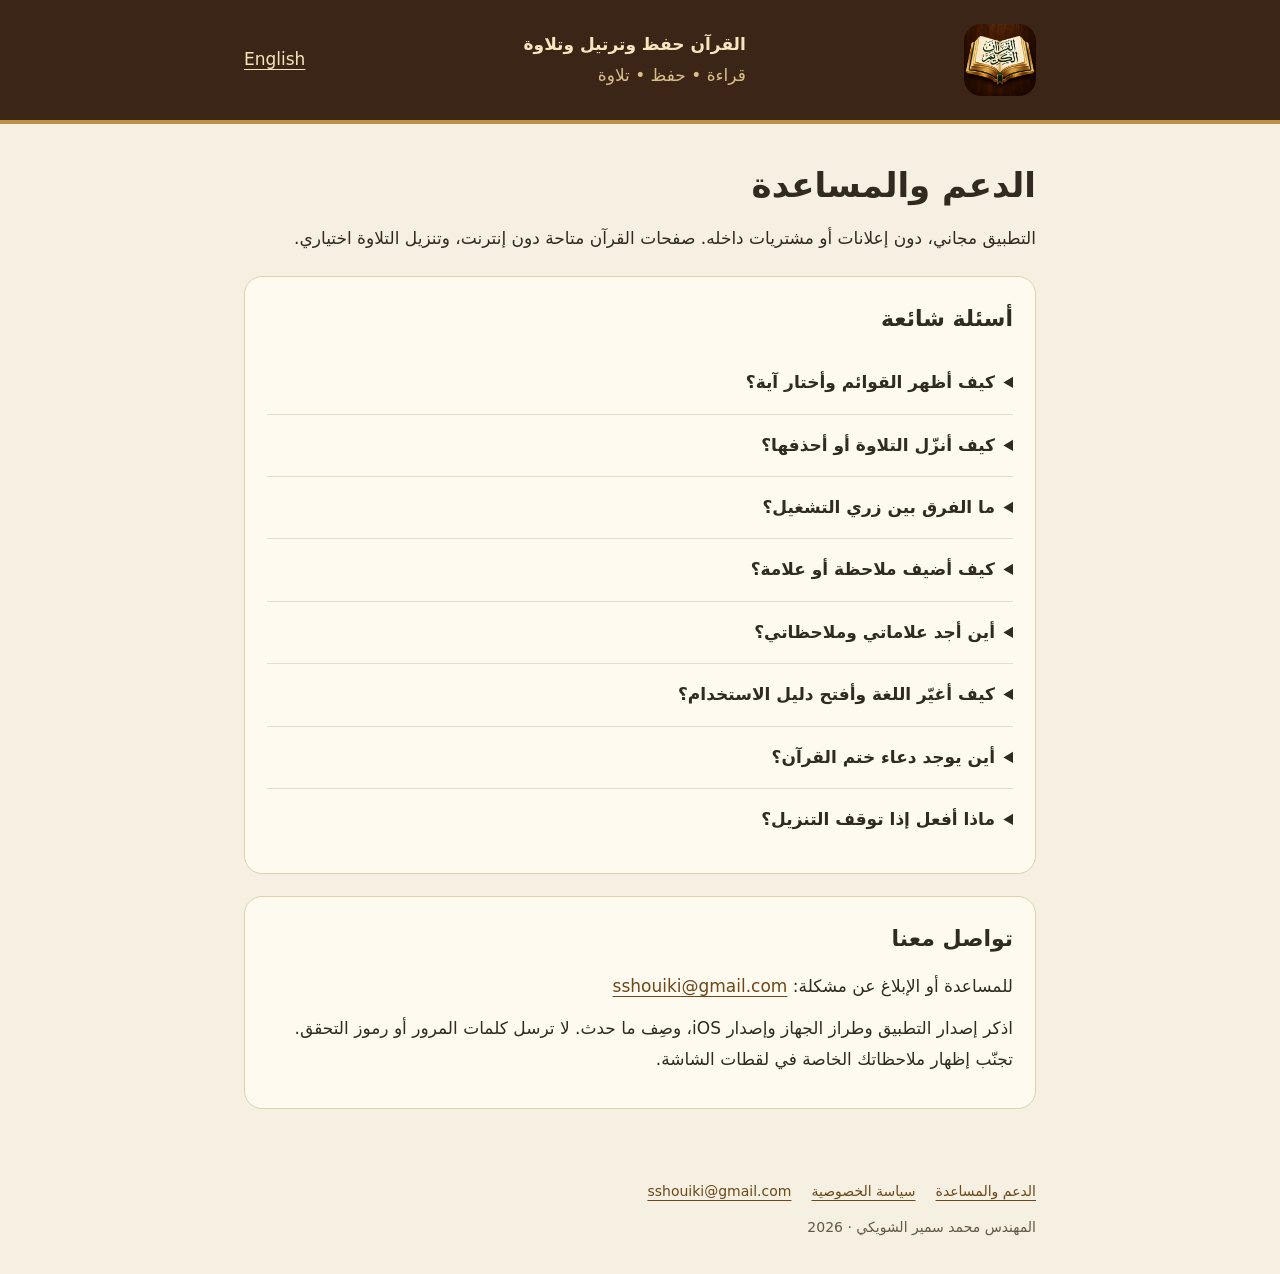
<file: docs/index.html>
<!doctype html>
<html lang="ar" dir="rtl"><head><meta charset="utf-8"><meta name="viewport" content="width=device-width,initial-scale=1"><title>الدعم والمساعدة | القرآن حفظ وترتيل وتلاوة</title><meta name="description" content="الدعم وسياسة الخصوصية لتطبيق القرآن حفظ وترتيل وتلاوة"><link rel="stylesheet" href="style.css"></head><body>
<header><nav aria-label="التنقل"><img src="icon.png" width="72" height="72" alt="أيقونة التطبيق"><div><strong>القرآن حفظ وترتيل وتلاوة</strong><div class="sub">قراءة • حفظ • تلاوة</div></div><a href="support-en.html" lang="en" dir="ltr">English</a></nav></header>
<main><h1>الدعم والمساعدة</h1><p>التطبيق مجاني، دون إعلانات أو مشتريات داخله. صفحات القرآن متاحة دون إنترنت، وتنزيل التلاوة اختياري.</p><section><h2>أسئلة شائعة</h2><details><summary>كيف أظهر القوائم وأختار آية؟</summary><p>اضغط مطولًا على آية لإظهار القوائم وتحديدها. لا يبدأ الصوت إلا عند الضغط على زر التشغيل العلوي.</p></details><details><summary>كيف أنزّل التلاوة أو أحذفها؟</summary><p>افتح الإعدادات ← إدارة التنزيلات. اختر سورة أو تنزيل القرآن كاملًا؛ يظهر حجم التنزيل قبل تأكيد تنزيل الكل. يمكنك حذف الصوتيات من الإدارة نفسها. تبقى الصفحات والملاحظات والعلامات على الجهاز.</p></details><details><summary>ما الفرق بين زري التشغيل؟</summary><p>زر التشغيل في الشريط العلوي للتلاوة. زر التشغيل السفلي للتمرير التلقائي في الوضع العرضي. يمكنك تعديل سرعة كل منهما بصورة مستقلة.</p></details><details><summary>كيف أضيف ملاحظة أو علامة؟</summary><p>افتح أدوات العلامات من زر القلم. استخدم التسطير أو التظليل، أو اضغط i ثم رقم الآية لإضافة ملاحظة كتابية أو صوتية. أوقف التمرير التلقائي قبل وضع العلامة.</p></details><details><summary>أين أجد علاماتي وملاحظاتي؟</summary><p>افتح الفهرس لعرض العلامات والملاحظات والانتقال إلى مواضعها. اسحب العنصر أفقيًا لإظهار زر حذفه.</p></details><details><summary>كيف أغيّر اللغة وأفتح دليل الاستخدام؟</summary><p>افتح رمز الإعدادات، ثم اختر العربية أو English من قائمة اللغة. يتوفر دليل مصوّر يشرح وظائف التطبيق في الإعدادات نفسها.</p></details><details><summary>أين يوجد دعاء ختم القرآن؟</summary><p>افتح الفهرس واختر «دعاء ختم القرآن». يظهر الدعاء في قسم مستقل عن صفحات المصحف.</p></details><details><summary>ماذا أفعل إذا توقف التنزيل؟</summary><p>تحقق من اتصال الإنترنت والمساحة المتاحة، وأبقِ التطبيق ظاهرًا أثناء التنزيل، ثم أعد المحاولة من إدارة التنزيلات. الصوتيات التي اكتمل تنزيلها تعمل دون إنترنت.</p></details></section><section><h2>تواصل معنا</h2><p>للمساعدة أو الإبلاغ عن مشكلة: <a class="mail" href="mailto:sshouiki@gmail.com">sshouiki@gmail.com</a></p><p>اذكر إصدار التطبيق وطراز الجهاز وإصدار iOS، وصِف ما حدث. لا ترسل كلمات المرور أو رموز التحقق. تجنّب إظهار ملاحظاتك الخاصة في لقطات الشاشة.</p></section></main>
<footer><div class="links"><a href="index.html">الدعم والمساعدة</a><a href="privacy-ar.html">سياسة الخصوصية</a><a class="mail" href="mailto:sshouiki@gmail.com">sshouiki@gmail.com</a></div><p>المهندس محمد سمير الشويكي · 2026</p></footer></body></html>
</file>
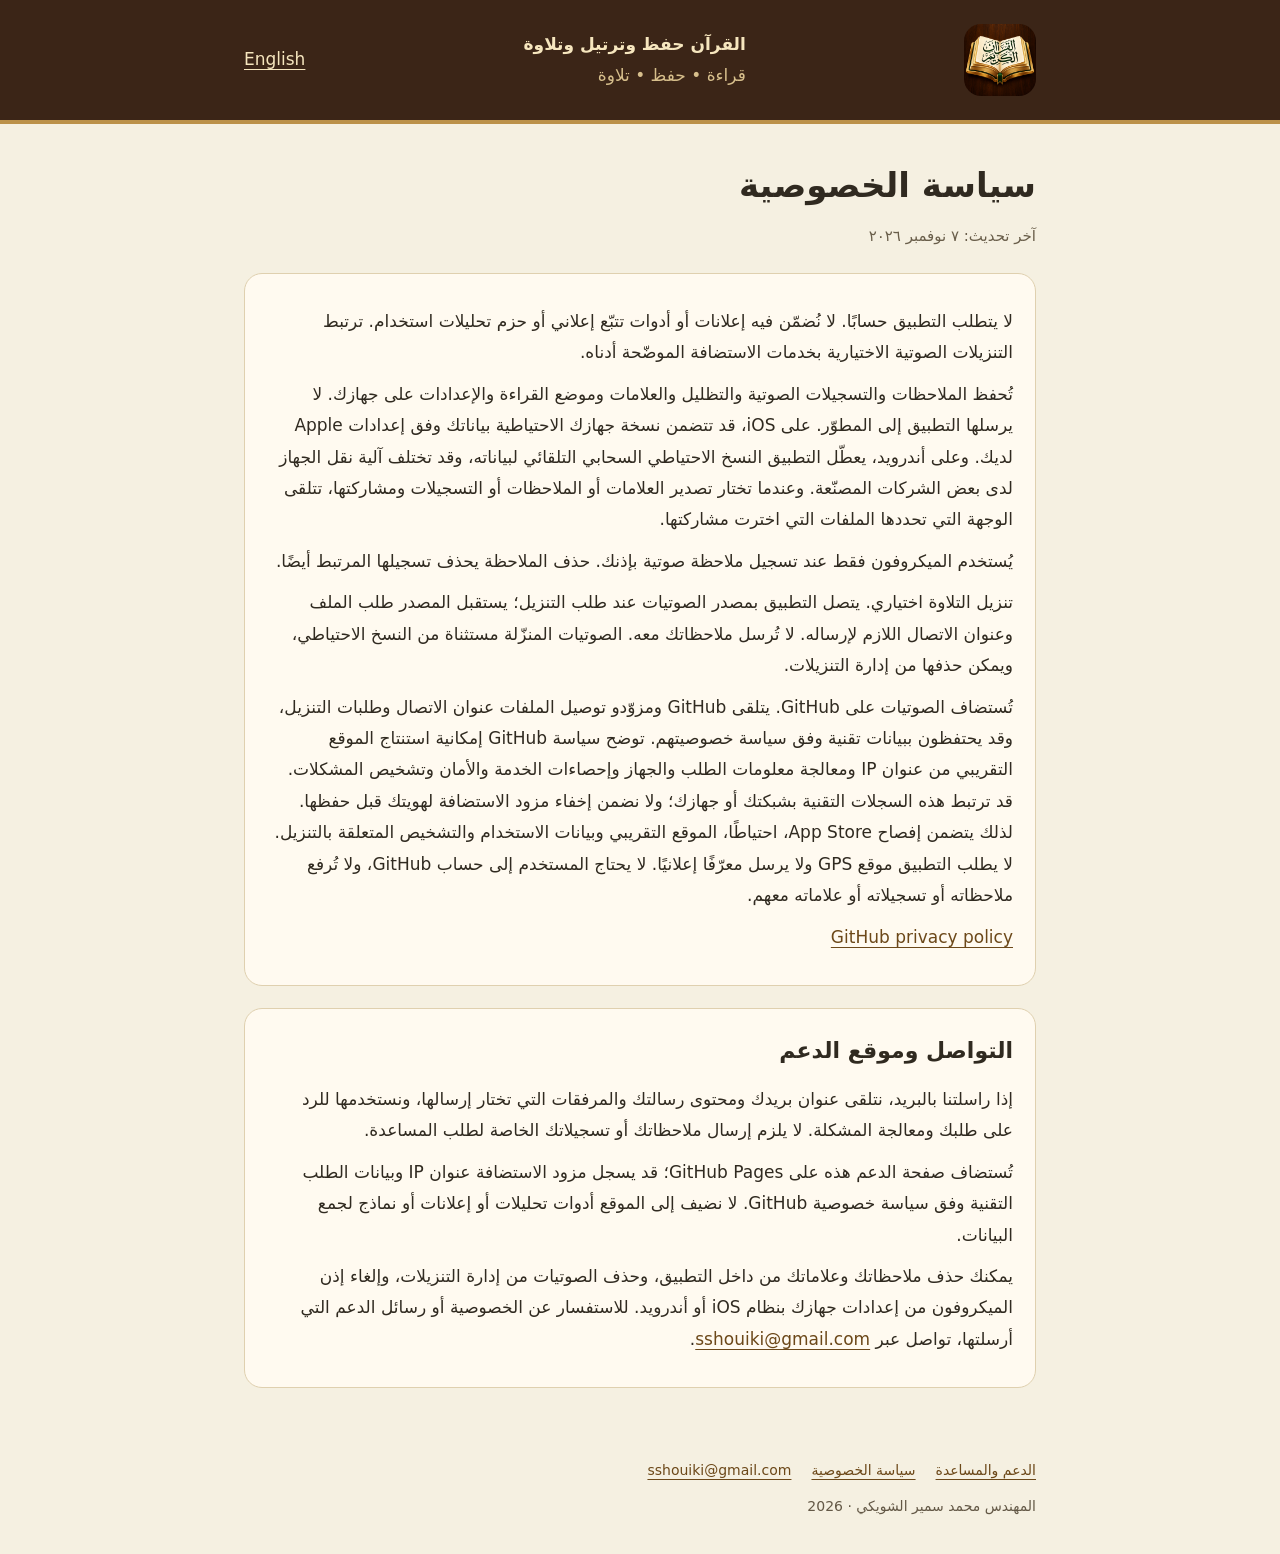
<file: docs/privacy-ar.html>
<!doctype html>
<html lang="ar" dir="rtl"><head><meta charset="utf-8"><meta name="viewport" content="width=device-width,initial-scale=1"><title>سياسة الخصوصية | القرآن حفظ وترتيل وتلاوة</title><meta name="description" content="الدعم وسياسة الخصوصية لتطبيق القرآن حفظ وترتيل وتلاوة"><link rel="stylesheet" href="style.css"></head><body>
<header><nav aria-label="التنقل"><img src="icon.png" width="72" height="72" alt="أيقونة التطبيق"><div><strong>القرآن حفظ وترتيل وتلاوة</strong><div class="sub">قراءة • حفظ • تلاوة</div></div><a href="privacy-en.html" lang="en" dir="ltr">English</a></nav></header>
<main><h1>سياسة الخصوصية</h1><p class="meta">آخر تحديث: ٧ نوفمبر ٢٠٢٦</p><section><p>لا يتطلب التطبيق حسابًا. لا نُضمّن فيه إعلانات أو أدوات تتبّع إعلاني أو حزم تحليلات استخدام. ترتبط التنزيلات الصوتية الاختيارية بخدمات الاستضافة الموضّحة أدناه.</p><p>تُحفظ الملاحظات والتسجيلات الصوتية والتظليل والعلامات وموضع القراءة والإعدادات على جهازك. لا يرسلها التطبيق إلى المطوّر. على iOS، قد تتضمن نسخة جهازك الاحتياطية بياناتك وفق إعدادات Apple لديك. وعلى أندرويد، يعطّل التطبيق النسخ الاحتياطي السحابي التلقائي لبياناته، وقد تختلف آلية نقل الجهاز لدى بعض الشركات المصنّعة. وعندما تختار تصدير العلامات أو الملاحظات أو التسجيلات ومشاركتها، تتلقى الوجهة التي تحددها الملفات التي اخترت مشاركتها.</p><p>يُستخدم الميكروفون فقط عند تسجيل ملاحظة صوتية بإذنك. حذف الملاحظة يحذف تسجيلها المرتبط أيضًا.</p><p>تنزيل التلاوة اختياري. يتصل التطبيق بمصدر الصوتيات عند طلب التنزيل؛ يستقبل المصدر طلب الملف وعنوان الاتصال اللازم لإرساله. لا تُرسل ملاحظاتك معه. الصوتيات المنزّلة مستثناة من النسخ الاحتياطي، ويمكن حذفها من إدارة التنزيلات.</p><p>تُستضاف الصوتيات على GitHub. يتلقى GitHub ومزوّدو توصيل الملفات عنوان الاتصال وطلبات التنزيل، وقد يحتفظون ببيانات تقنية وفق سياسة خصوصيتهم. توضح سياسة GitHub إمكانية استنتاج الموقع التقريبي من عنوان IP ومعالجة معلومات الطلب والجهاز وإحصاءات الخدمة والأمان وتشخيص المشكلات. قد ترتبط هذه السجلات التقنية بشبكتك أو جهازك؛ ولا نضمن إخفاء مزود الاستضافة لهويتك قبل حفظها. لذلك يتضمن إفصاح App Store، احتياطًا، الموقع التقريبي وبيانات الاستخدام والتشخيص المتعلقة بالتنزيل. لا يطلب التطبيق موقع GPS ولا يرسل معرّفًا إعلانيًا. لا يحتاج المستخدم إلى حساب GitHub، ولا تُرفع ملاحظاته أو تسجيلاته أو علاماته معهم.</p><p><a href="https://docs.github.com/en/site-policy/privacy-policies/github-general-privacy-statement">GitHub privacy policy</a></p></section><section><h2>التواصل وموقع الدعم</h2><p>إذا راسلتنا بالبريد، نتلقى عنوان بريدك ومحتوى رسالتك والمرفقات التي تختار إرسالها، ونستخدمها للرد على طلبك ومعالجة المشكلة. لا يلزم إرسال ملاحظاتك أو تسجيلاتك الخاصة لطلب المساعدة.</p><p>تُستضاف صفحة الدعم هذه على GitHub Pages؛ قد يسجل مزود الاستضافة عنوان IP وبيانات الطلب التقنية وفق سياسة خصوصية GitHub. لا نضيف إلى الموقع أدوات تحليلات أو إعلانات أو نماذج لجمع البيانات.</p><p>يمكنك حذف ملاحظاتك وعلاماتك من داخل التطبيق، وحذف الصوتيات من إدارة التنزيلات، وإلغاء إذن الميكروفون من إعدادات جهازك بنظام iOS أو أندرويد. للاستفسار عن الخصوصية أو رسائل الدعم التي أرسلتها، تواصل عبر <a class="mail" href="mailto:sshouiki@gmail.com">sshouiki@gmail.com</a>.</p></section></main>
<footer><div class="links"><a href="index.html">الدعم والمساعدة</a><a href="privacy-ar.html">سياسة الخصوصية</a><a class="mail" href="mailto:sshouiki@gmail.com">sshouiki@gmail.com</a></div><p>المهندس محمد سمير الشويكي · 2026</p></footer></body></html>
</file>
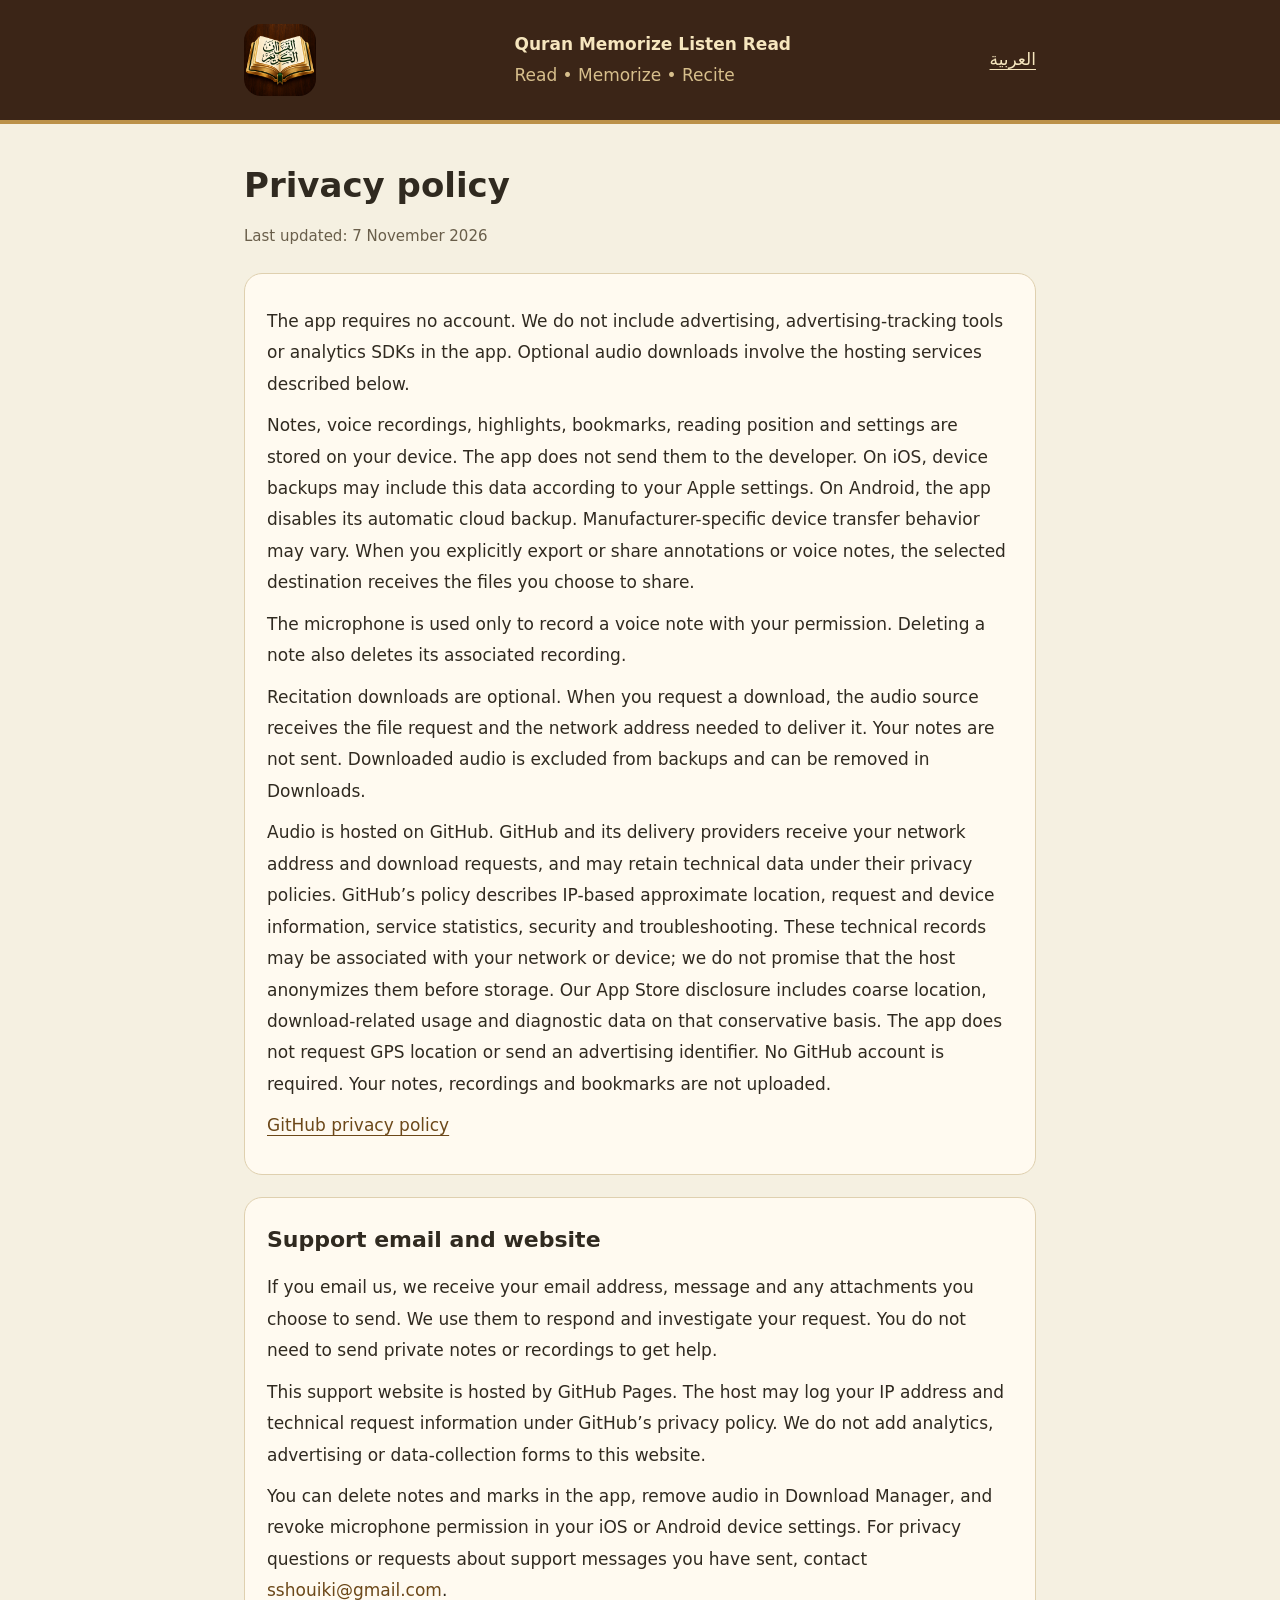
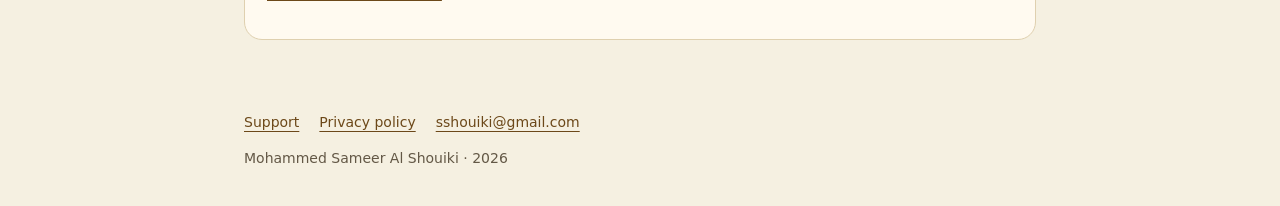
<file: docs/privacy-en.html>
<!doctype html>
<html lang="en" dir="ltr"><head><meta charset="utf-8"><meta name="viewport" content="width=device-width,initial-scale=1"><title>Privacy policy | Quran Memorize Listen Read</title><meta name="description" content="Support and privacy for Quran Memorize Listen Read"><link rel="stylesheet" href="style.css"></head><body>
<header><nav aria-label="Navigation"><img src="icon.png" width="72" height="72" alt="App icon"><div><strong>Quran Memorize Listen Read</strong><div class="sub">Read • Memorize • Recite</div></div><a href="privacy-ar.html" lang="ar" dir="rtl">العربية</a></nav></header>
<main><h1>Privacy policy</h1><p class="meta">Last updated: 7 November 2026</p><section><p>The app requires no account. We do not include advertising, advertising-tracking tools or analytics SDKs in the app. Optional audio downloads involve the hosting services described below.</p><p>Notes, voice recordings, highlights, bookmarks, reading position and settings are stored on your device. The app does not send them to the developer. On iOS, device backups may include this data according to your Apple settings. On Android, the app disables its automatic cloud backup. Manufacturer-specific device transfer behavior may vary. When you explicitly export or share annotations or voice notes, the selected destination receives the files you choose to share.</p><p>The microphone is used only to record a voice note with your permission. Deleting a note also deletes its associated recording.</p><p>Recitation downloads are optional. When you request a download, the audio source receives the file request and the network address needed to deliver it. Your notes are not sent. Downloaded audio is excluded from backups and can be removed in Downloads.</p><p>Audio is hosted on GitHub. GitHub and its delivery providers receive your network address and download requests, and may retain technical data under their privacy policies. GitHub’s policy describes IP-based approximate location, request and device information, service statistics, security and troubleshooting. These technical records may be associated with your network or device; we do not promise that the host anonymizes them before storage. Our App Store disclosure includes coarse location, download-related usage and diagnostic data on that conservative basis. The app does not request GPS location or send an advertising identifier. No GitHub account is required. Your notes, recordings and bookmarks are not uploaded.</p><p><a href="https://docs.github.com/en/site-policy/privacy-policies/github-general-privacy-statement">GitHub privacy policy</a></p></section><section><h2>Support email and website</h2><p>If you email us, we receive your email address, message and any attachments you choose to send. We use them to respond and investigate your request. You do not need to send private notes or recordings to get help.</p><p>This support website is hosted by GitHub Pages. The host may log your IP address and technical request information under GitHub’s privacy policy. We do not add analytics, advertising or data-collection forms to this website.</p><p>You can delete notes and marks in the app, remove audio in Download Manager, and revoke microphone permission in your iOS or Android device settings. For privacy questions or requests about support messages you have sent, contact <a class="mail" href="mailto:sshouiki@gmail.com">sshouiki@gmail.com</a>.</p></section></main>
<footer><div class="links"><a href="support-en.html">Support</a><a href="privacy-en.html">Privacy policy</a><a class="mail" href="mailto:sshouiki@gmail.com">sshouiki@gmail.com</a></div><p>Mohammed Sameer Al Shouiki · 2026</p></footer></body></html>
</file>
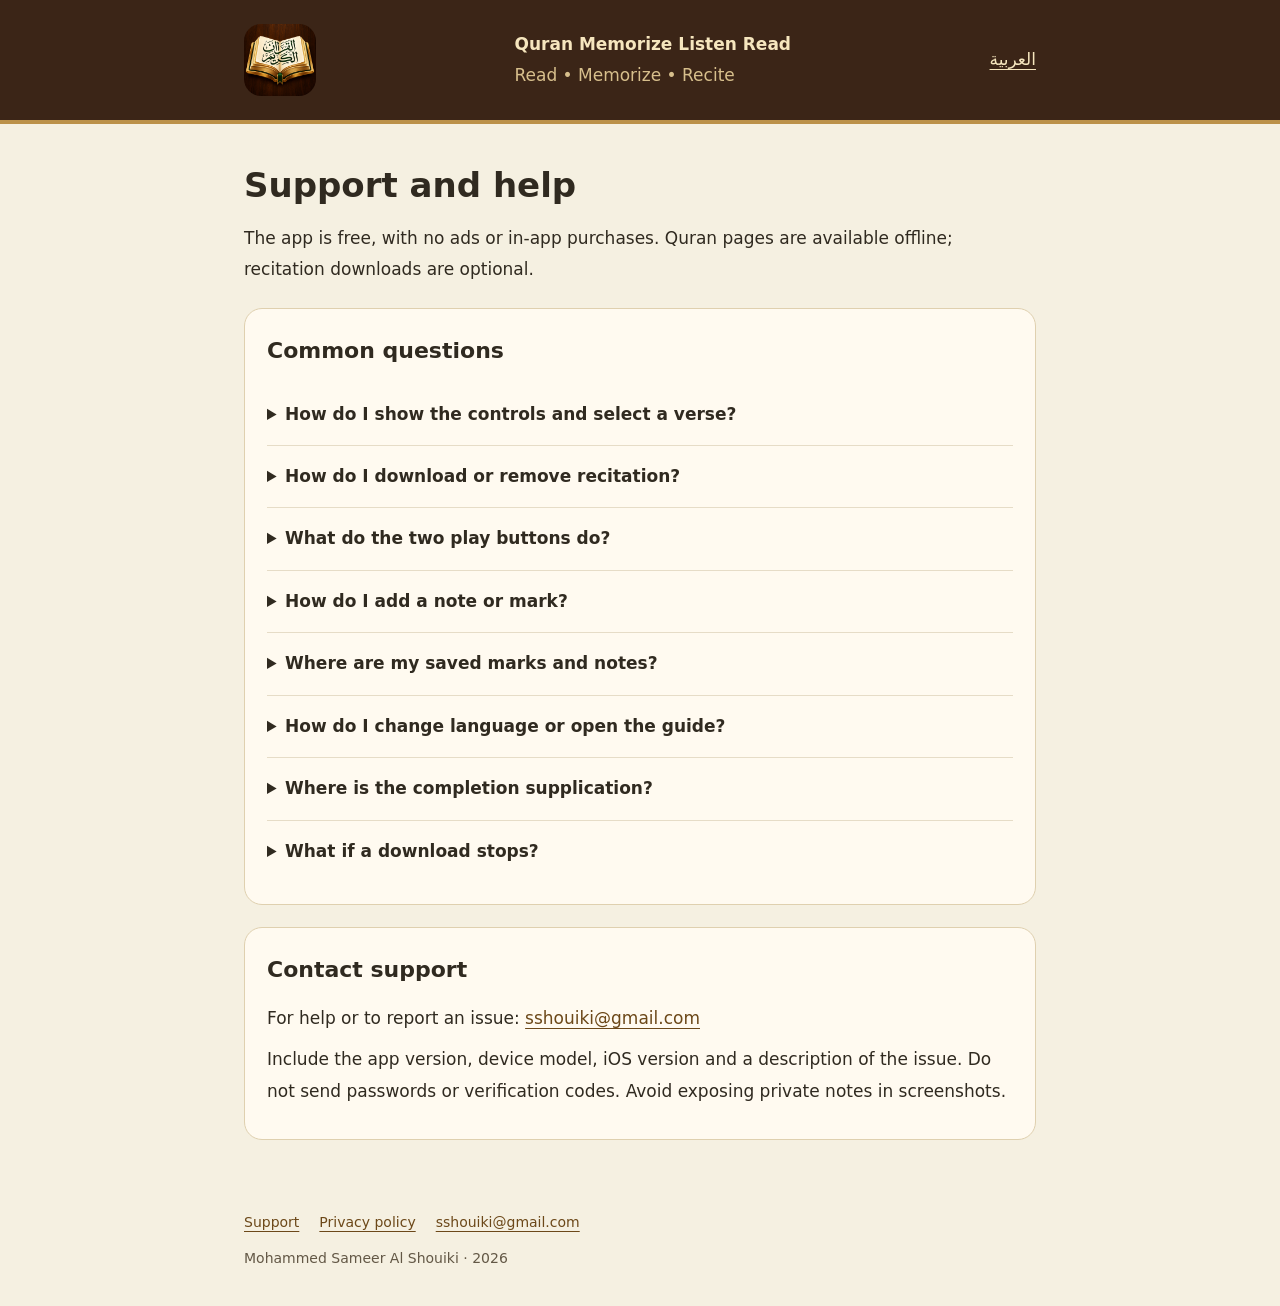
<file: docs/support-en.html>
<!doctype html>
<html lang="en" dir="ltr"><head><meta charset="utf-8"><meta name="viewport" content="width=device-width,initial-scale=1"><title>Support and help | Quran Memorize Listen Read</title><meta name="description" content="Support and privacy for Quran Memorize Listen Read"><link rel="stylesheet" href="style.css"></head><body>
<header><nav aria-label="Navigation"><img src="icon.png" width="72" height="72" alt="App icon"><div><strong>Quran Memorize Listen Read</strong><div class="sub">Read • Memorize • Recite</div></div><a href="index.html" lang="ar" dir="rtl">العربية</a></nav></header>
<main><h1>Support and help</h1><p>The app is free, with no ads or in-app purchases. Quran pages are available offline; recitation downloads are optional.</p><section><h2>Common questions</h2><details><summary>How do I show the controls and select a verse?</summary><p>Long-press a verse to reveal the controls and select it. Recitation starts only when you press the upper play button.</p></details><details><summary>How do I download or remove recitation?</summary><p>Open Settings → Download Manager. Download a surah or the complete recitation; the total size is shown before confirming a full download. Remove downloaded audio from the same screen. Pages, personal notes and marks remain on your device.</p></details><details><summary>What do the two play buttons do?</summary><p>The upper play button controls recitation. The lower play button controls automatic scrolling in landscape. Their speeds can be adjusted independently.</p></details><details><summary>How do I add a note or mark?</summary><p>Open the marking tools with the pen button. Choose underline or highlight, or tap i and then a verse-number symbol to add a text or voice note. Pause automatic scrolling before marking.</p></details><details><summary>Where are my saved marks and notes?</summary><p>Open the index to view saved marks and notes and jump to their locations. Swipe an entry horizontally to reveal its delete button.</p></details><details><summary>How do I change language or open the guide?</summary><p>Open Settings and choose العربية or English from the language menu. The illustrated user guide is also available in Settings.</p></details><details><summary>Where is the completion supplication?</summary><p>Open the index and choose the Quran completion supplication. It is displayed separately from the Quran pages.</p></details><details><summary>What if a download stops?</summary><p>Check your internet connection and available storage, keep the app visible while downloading, and retry in Download Manager. Completed downloads can be played offline.</p></details></section><section><h2>Contact support</h2><p>For help or to report an issue: <a class="mail" href="mailto:sshouiki@gmail.com">sshouiki@gmail.com</a></p><p>Include the app version, device model, iOS version and a description of the issue. Do not send passwords or verification codes. Avoid exposing private notes in screenshots.</p></section></main>
<footer><div class="links"><a href="support-en.html">Support</a><a href="privacy-en.html">Privacy policy</a><a class="mail" href="mailto:sshouiki@gmail.com">sshouiki@gmail.com</a></div><p>Mohammed Sameer Al Shouiki · 2026</p></footer></body></html>
</file>
<file: docs/style.css>
*{box-sizing:border-box}body{margin:0;background:#f5f0e1;color:#302a20;font:17px/1.85 system-ui,-apple-system,"Segoe UI",sans-serif}header{background:#3b2517;color:#f6e6be;border-bottom:4px solid #bb9149}nav,main,footer{max-width:840px;margin:auto;padding:24px}nav{display:flex;align-items:center;justify-content:space-between;gap:20px}nav a{color:#f6e6be}nav img{width:72px;height:72px;border-radius:17px}a{color:#6c4819;text-underline-offset:4px}h1{font-size:clamp(25px,5vw,34px);line-height:1.5;margin:12px 0}h2{font-size:22px;margin:0 0 12px}section{background:#fffaf0;border:1px solid #dfd0af;border-radius:18px;padding:22px;margin:22px 0}p{margin:10px 0}details{border-top:1px solid #e6dcc7;padding:15px 0}details:first-of-type{border:0}summary{font-weight:650;cursor:pointer}footer{font-size:14px;color:#635846}.sub{color:#d7bf8c}.meta{font-size:15px;color:#695e4a}.links{display:flex;gap:20px;flex-wrap:wrap}.mail{direction:ltr;unicode-bidi:isolate}a:focus-visible,summary:focus-visible{outline:3px solid #ad7b2a;outline-offset:5px}@media(max-width:480px){nav,main,footer{padding:18px}section{padding:18px}nav img{width:58px;height:58px}}
</file>
